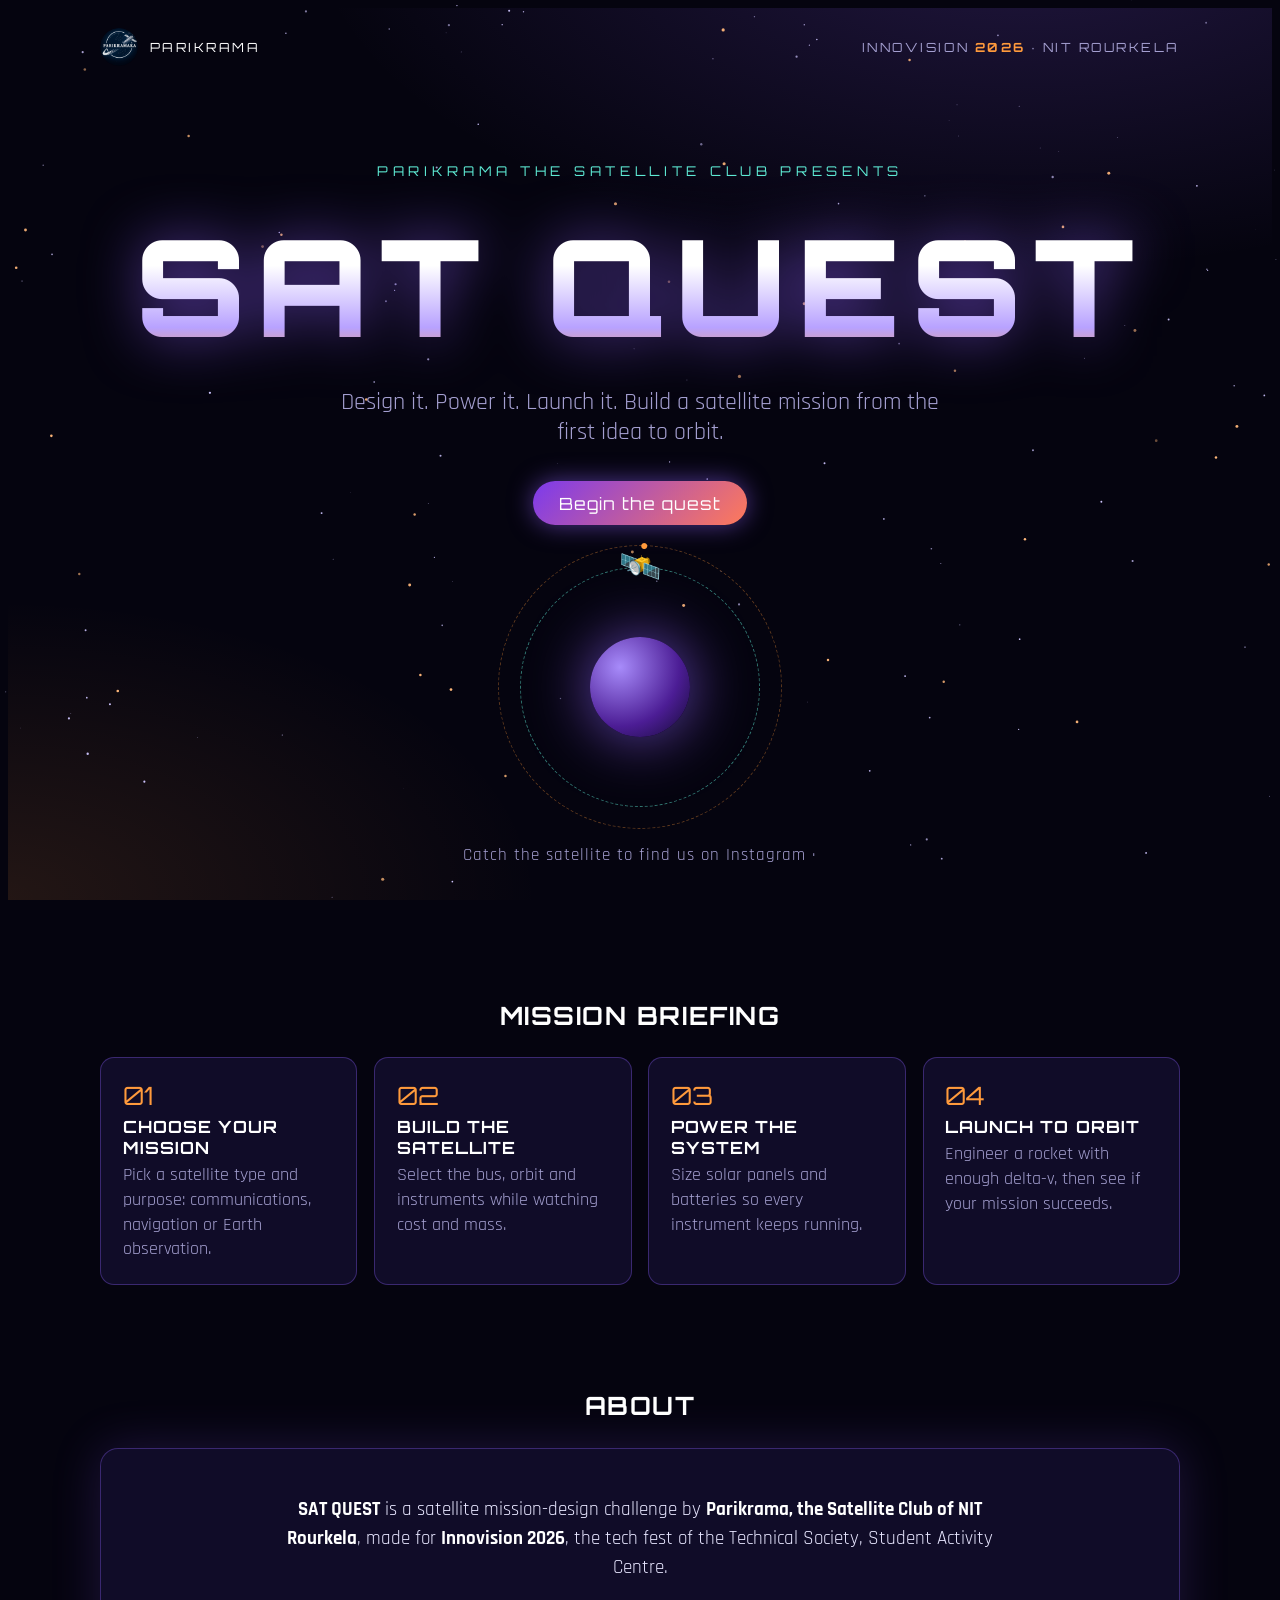
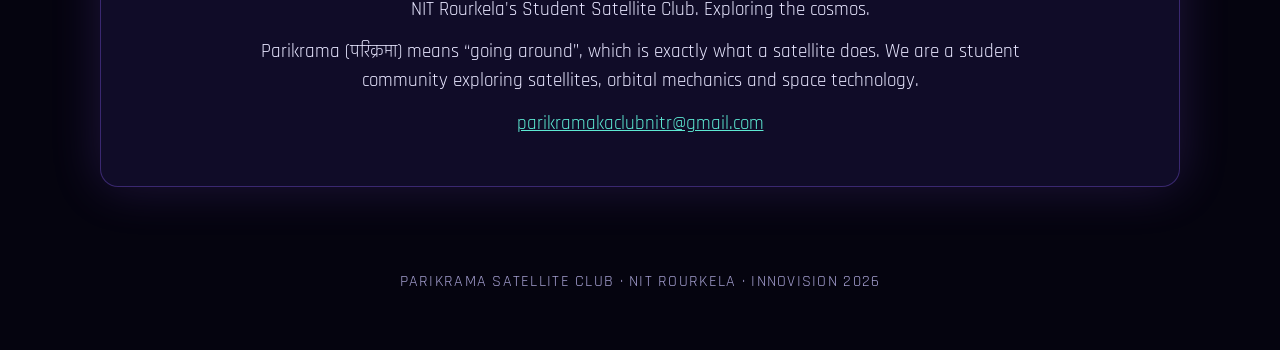
<file: index.html>
<!DOCTYPE html>
<html lang="en">
<head>
<meta charset="utf-8">
<meta name="viewport" content="width=device-width, initial-scale=1">
<link rel="icon" href="images/parikrama-logo.png"><title>SAT QUEST | Parikrama Satellite Club, NIT Rourkela</title>
<link rel="preconnect" href="https://fonts.googleapis.com">
<link rel="stylesheet" href="https://fonts.googleapis.com/css2?family=Orbitron:wght@500;700;900&family=Rajdhani:wght@400;500;600;700&display=swap">
<link rel="stylesheet" href="css/satquest.css">
<script src="js/config.js"></script>
</head>
<body class="sq-home">
<canvas id="stars"></canvas>
<div id="sqModal" class="sqmodal" hidden><div class="sqbox2">
  <div class="sq-eyebrow">MISSION CONTROL</div>
  <h2>Enter your team name</h2>
  <p id="sqRules"></p>
  <input id="sqTeam" maxlength="30" placeholder="Team name" autocomplete="off">
  <div class="sqerr" id="sqErr"></div>
  <button class="fancy" id="sqGo">Start the clock</button> <button class="sq-cancel" id="sqX">Cancel</button>
</div></div>
<div class="sq-wrap">
  <div class="sq-top"><span class="sq-brand"><img src="images/parikrama-logo.png" alt="Parikrama logo"><span>PARIKRAMA</span></span><span>INNOVISION <b>2026</b> &middot; NIT ROURKELA</span></div>

  <section class="sq-hero">
    
    <div class="sq-eyebrow">PARIKRAMA THE SATELLITE CLUB PRESENTS</div>
    <h1 class="sq-title">SAT QUEST</h1>
    <p class="sq-tag">Design it. Power it. Launch it. Build a satellite mission from the first idea to orbit.</p>
    <button class="fancy sq-cta" id="begin">Begin the quest</button>
    <div class="sq-orbit">
      <div class="ring r2"></div>
      <div class="ring" id="ring"><a class="sat" id="sat" href="https://www.instagram.com/parikramaka_nitr/" target="_blank" rel="noopener" aria-label="Parikrama on Instagram">🛰️</a></div>
      <a class="planet" id="planet" href="https://github.com/himanshupradhann" target="_blank" rel="noopener" aria-label="GitHub"></a>
    </div>
    <p class="sq-hint" id="hint">Catch the satellite to find us on Instagram &middot;</p>
    </section>

  <section class="sq-sec">
    <h2>MISSION BRIEFING</h2>
    <div class="sq-grid">
      <div class="sq-card"><div class="n">01</div><h3>CHOOSE YOUR MISSION</h3><p>Pick a satellite type and purpose: communications, navigation or Earth observation.</p></div>
      <div class="sq-card"><div class="n">02</div><h3>BUILD THE SATELLITE</h3><p>Select the bus, orbit and instruments while watching cost and mass.</p></div>
      <div class="sq-card"><div class="n">03</div><h3>POWER THE SYSTEM</h3><p>Size solar panels and batteries so every instrument keeps running.</p></div>
      <div class="sq-card"><div class="n">04</div><h3>LAUNCH TO ORBIT</h3><p>Engineer a rocket with enough delta-v, then see if your mission succeeds.</p></div>
    </div>
  </section>

  <section class="sq-sec" id="about">
    <h2>ABOUT</h2>
    <div class="sq-about">
      <p><strong>SAT QUEST</strong> is a satellite mission-design challenge by <strong>Parikrama, the Satellite Club of NIT Rourkela</strong>, made for <strong>Innovision 2026</strong>, the tech fest of the Technical Society, Student Activity Centre.</p>
      <p>NIT Rourkela's Student Satellite Club. Exploring the cosmos.</p>
      <p>Parikrama (परिक्रमा) means &ldquo;going around&rdquo;, which is exactly what a satellite does. We are a student community exploring satellites, orbital mechanics and space technology.</p>
      <p><a href="mailto:parikramakaclubnitr@gmail.com">parikramakaclubnitr@gmail.com</a></p>
    </div>
  </section>

  <div class="sq-foot">PARIKRAMA SATELLITE CLUB &middot; NIT ROURKELA &middot; INNOVISION 2026</div>
</div>
<script>
(function(){var m=document.getElementById('sqModal'),inp=document.getElementById('sqTeam'),err=document.getElementById('sqErr');
document.getElementById('sqRules').innerHTML='You have <b>'+((window.SQ&&SQ.TIME_LIMIT_MIN)||20)+' minutes</b> from the moment you press start. Score = budget saved + time left. A failed launch scores 0.';
function open(){m.hidden=false;inp.value=localStorage.getItem('sq_team')||'';inp.focus()}
document.getElementById('begin').onclick=open;document.getElementById('sqX').onclick=function(){m.hidden=true};
if(location.hash==='#start')open();
function go(){var t=inp.value.trim();if(t.length<2){err.textContent='Please enter a team name.';return}
localStorage.setItem('sq_team',t);localStorage.setItem('sq_start',Date.now());localStorage.removeItem('sq_done');location.href='advanced.html'}
document.getElementById('sqGo').onclick=go;inp.onkeydown=function(e){if(e.key==='Enter')go()}})();
(function(){var ring=document.getElementById('ring'),sat=document.getElementById('sat'),pl=document.getElementById('planet'),h=document.getElementById('hint'),d=h.innerHTML;
function on(t){return function(){ring.classList.add('paused');h.textContent=t}}function off(){ring.classList.remove('paused');h.innerHTML=d}
sat.addEventListener('mouseenter',on('Satellite locked. Follow Parikrama on Instagram'));sat.addEventListener('mouseleave',off);
sat.addEventListener('focus',on('Satellite locked. Follow Parikrama on Instagram'));sat.addEventListener('blur',off);
pl.addEventListener('mouseenter',function(){h.textContent='Open our GitHub'});pl.addEventListener('mouseleave',function(){h.innerHTML=d})})();
(function(){var c=document.getElementById('stars'),x=c.getContext('2d'),s=[];
function r(){c.width=innerWidth;c.height=innerHeight;s=[];for(var i=0;i<160;i++)s.push({x:Math.random()*c.width,y:Math.random()*c.height,r:Math.random()*1.4+.2,p:Math.random()*6})}
function d(t){x.clearRect(0,0,c.width,c.height);s.forEach(function(a){x.globalAlpha=.4+.6*Math.abs(Math.sin(t/1200+a.p));x.fillStyle=a.r>1.2?'#ffb77a':'#cfc6ff';x.beginPath();x.arc(a.x,a.y,a.r,0,7);x.fill()});requestAnimationFrame(d)}
addEventListener('resize',r);r();d(0)})();
document.addEventListener('keydown', function (event) {
    if (
        event.key === 'F12' ||
        (event.ctrlKey && event.key === 'U') ||
        (event.ctrlKey && event.shiftKey && (event.key === 'I' || event.key === 'J'))
    ) {
        event.preventDefault();
    }
});

</script>
</body>
</html>
</file>
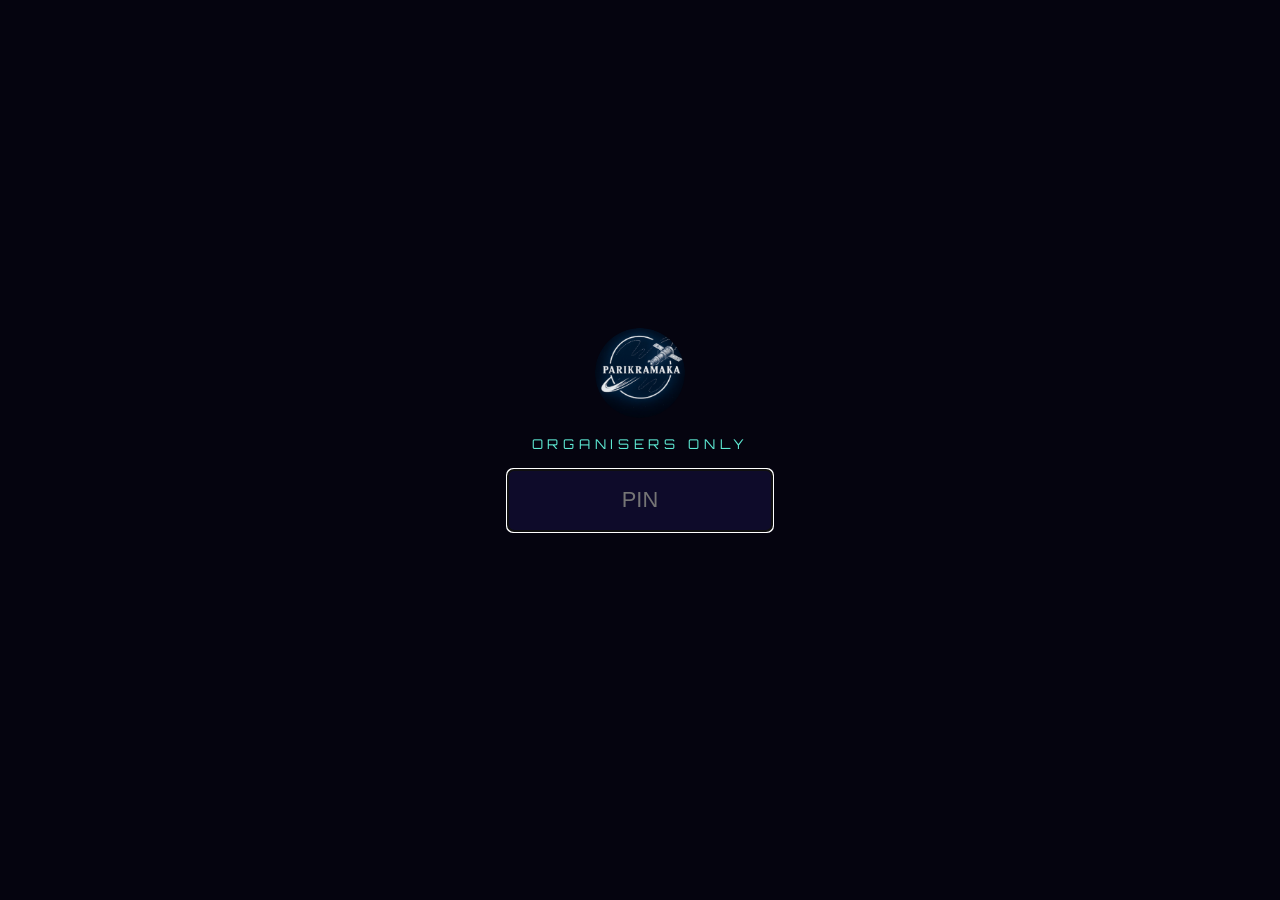
<file: projector.html>
<!DOCTYPE html>
<html lang="en"><head><meta charset="utf-8"><meta name="viewport" content="width=device-width, initial-scale=1">
<meta name="robots" content="noindex,nofollow"><title>SAT QUEST Live Board</title><link rel="icon" href="images/parikrama-logo.png">
<link rel="stylesheet" href="https://fonts.googleapis.com/css2?family=Orbitron:wght@500;700;900&family=Rajdhani:wght@400;500;600;700&display=swap">
<link rel="stylesheet" href="css/satquest.css"><script src="js/config.js"></script></head>
<body class="sq-home"><canvas id="stars"></canvas>
<div id="pjLock"><img src="images/parikrama-logo.png" width="90" style="border-radius:50%" alt=""><div class="sq-eyebrow">ORGANISERS ONLY</div><input id="pin" type="password" placeholder="PIN" autofocus><div class="sqerr" id="pinErr"></div></div>
<div class="sq-wrap pj" style="max-width:1400px">
  <div class="pj-head"><div class="pj-live">LIVE</div><h1 class="sq-title" style="font-size:clamp(2.4rem,6vw,5rem);margin:.1em 0">SAT QUEST</h1><div class="sq-eyebrow">INNOVISION 2026 &middot; PARIKRAMA SATELLITE CLUB &middot; NIT ROURKELA</div></div>
  <div class="pj-top" id="top"></div>
  <table class="pj-list"><tbody id="rest"></tbody></table>
  <div class="pj-msg" id="msg"></div>
  <div class="pj-hint">Press F for fullscreen &middot; updates every 10 seconds</div>
</div>
<script>
function fmt(t){t=Math.max(0,Number(t)||0);return String(Math.floor(t/60)).padStart(2,'0')+':'+String(t%60).padStart(2,'0')}
var timer=null;
function unlock(){document.getElementById('pjLock').style.display='none';sessionStorage.setItem('pj','1');load();timer=setInterval(load,10000)}
var PIN=String((window.SQ&&SQ.ORGANISER_PIN)||'');
if(!PIN||sessionStorage.getItem('pj')==='1')unlock();
document.getElementById('pin').onkeydown=function(e){if(e.key==='Enter'){if(this.value===PIN)unlock();else{document.getElementById('pinErr').textContent='Wrong PIN';this.value=''}}};
addEventListener('keydown',function(e){if((e.key==='f'||e.key==='F')&&e.target.tagName!=='INPUT'){document.fullscreenElement?document.exitFullscreen():document.documentElement.requestFullscreen()}});
function el(t,c,x){var e=document.createElement(t);if(c)e.className=c;if(x!==undefined)e.textContent=x;return e}
function render(rows){var top=document.getElementById('top'),rest=document.getElementById('rest'),msg=document.getElementById('msg');top.innerHTML='';rest.innerHTML='';
msg.textContent=rows.length?'':'Waiting for the first team to launch...';
rows.slice(0,3).forEach(function(r,i){var c=el('div','pj-card p'+(i+1));c.appendChild(el('div','pj-rank','#'+(i+1)));c.appendChild(el('div','pj-name',r.team));c.appendChild(el('div','pj-score',r.score));c.appendChild(el('div','pj-meta','Cost '+r.cost+' · Time left '+fmt(r.timeLeft)));top.appendChild(c)});
rows.slice(3,10).forEach(function(r,i){var tr=el('tr');tr.appendChild(el('td','',i+4));tr.appendChild(el('td','',r.team));tr.appendChild(el('td','m','Cost '+r.cost+' · '+fmt(r.timeLeft)));tr.appendChild(el('td','s',r.score));rest.appendChild(tr)})}
function load(){var msg=document.getElementById('msg');
if(!(window.SQ&&SQ.SHEET_URL)){msg.textContent='Not connected yet. Add the Google Sheet URL in js/config.js.';return}
fetch(SQ.SHEET_URL).then(function(r){return r.json()}).then(function(d){render(d.rows||[])}).catch(function(){msg.textContent='Could not load scores. Retrying...'})}
(function(){var c=document.getElementById('stars'),x=c.getContext('2d'),s=[];function r(){c.width=innerWidth;c.height=innerHeight;s=[];for(var i=0;i<140;i++)s.push({x:Math.random()*c.width,y:Math.random()*c.height,r:Math.random()*1.3+.2,p:Math.random()*6})}
addEventListener('resize',r);r();(function d(t){x.clearRect(0,0,c.width,c.height);x.fillStyle='#cfc6ff';s.forEach(function(a){x.globalAlpha=.4+.6*Math.abs(Math.sin(t/1400+a.p));x.beginPath();x.arc(a.x,a.y,a.r,0,7);x.fill()});requestAnimationFrame(d)})(0)})();
</script></body></html>
</file>
<file: css/satquest.css>
:root{--bg:#05040f;--panel:rgba(20,16,48,.78);--line:rgba(139,92,246,.35);--violet:#8b5cf6;--teal:#5eead4;--orange:#ff9a3c;--text:#e8e6ff;--muted:#a49fd0}
html,body{background:var(--bg)!important;color:var(--text)!important;font-family:'Rajdhani','Helvetica Neue',Arial,sans-serif!important;font-size:105%}
body{background:radial-gradient(1200px 600px at 80% -10%,rgba(139,92,246,.22),transparent 60%),radial-gradient(900px 500px at 0% 100%,rgba(255,154,60,.12),transparent 60%),var(--bg)!important;background-attachment:fixed!important}
h1,h2,h3,h4,#bar h1,button.fancy,nav a{font-family:'Orbitron','Rajdhani',sans-serif!important;letter-spacing:.06em}
h1,h2,h3,h4,strong,label{color:#fff!important}
a{color:var(--teal)}
header,#bar,.dropdown{background:rgba(5,4,15,.88)!important;background-image:none!important;border-bottom:1px solid var(--line);backdrop-filter:blur(8px)}
.sq-logo{font-family:'Orbitron',sans-serif;font-weight:900;color:#fff;letter-spacing:.18em;font-size:1.05em;text-decoration:none}
.sq-logo b{color:var(--orange);margin-left:.35em;font-weight:900}
#bar a{text-decoration:none}
nav{background:rgba(10,8,30,.85)!important;border-bottom:1px solid var(--line)}
nav a{color:var(--text)!important}nav a:hover{color:var(--teal)!important}
.view,.padded,.container,.fullpage{color:var(--text)}
.fullpage .container,#messages>*,#summary>*{background:var(--panel)!important;border:1px solid var(--line);border-radius:14px;box-shadow:0 0 40px rgba(139,92,246,.2)}
.list>*,.item,.option,.listitem,.card{background:var(--panel)!important;border:1px solid var(--line)!important;color:var(--text)!important;border-radius:10px}
.list>*:hover,.item:hover,.option:hover{border-color:var(--teal)!important;box-shadow:0 0 18px rgba(94,234,212,.35)}
.selected,.active,.chosen{border-color:var(--orange)!important;box-shadow:0 0 22px rgba(255,154,60,.45)!important}
.blueprint,.isogrid{background-color:#0a0820!important;border:1px solid var(--line);border-radius:12px}
button.fancy,button.btn,.btn{background:linear-gradient(135deg,#7c3aed,#ff7a59)!important;color:#fff!important;border:0!important;border-radius:999px;padding:.7em 1.6em;text-shadow:none;box-shadow:0 0 24px rgba(139,92,246,.55);cursor:pointer}
button.fancy:hover{filter:brightness(1.15);box-shadow:0 0 34px rgba(255,154,60,.6)}
button.fancy:disabled{background:#2a2750!important;box-shadow:none;color:#777!important}
select,input{background:#0e0b2a;color:var(--text);border:1px solid var(--line);border-radius:6px}
.coin-icon,.weight-icon,.power-icon{filter:hue-rotate(40deg)}
#progressbar{background:#120f30!important}.progress-inner{background:linear-gradient(90deg,var(--violet),var(--teal),var(--orange))!important}
#overlay{background:#05040f!important;color:var(--teal);font-family:'Orbitron',sans-serif;letter-spacing:.2em}
/* landing page */
body.sq-home{overflow-x:hidden}
#stars{position:fixed;inset:0;z-index:0;width:100%;height:100%}
.sq-wrap{position:relative;z-index:1;max-width:1080px;margin:0 auto;padding:0 1.4rem}
.sq-top{display:flex;justify-content:space-between;align-items:center;padding:1.2rem 0;font-family:'Orbitron',sans-serif;font-size:.75rem;letter-spacing:.2em;color:var(--muted)}
.sq-top b{color:var(--orange)}
.sq-hero{text-align:center;padding:4.5rem 0 3rem}
.sq-eyebrow{font-family:'Orbitron',sans-serif;letter-spacing:.35em;font-size:.8rem;color:var(--teal)}
.sq-title{font-family:'Orbitron',sans-serif;font-weight:900;font-size:clamp(3rem,12vw,8rem);line-height:1;margin:.3em 0 .1em;letter-spacing:.08em;background:linear-gradient(180deg,#fff 30%,#b8a2ff 70%,var(--orange));-webkit-background-clip:text;background-clip:text;color:transparent!important;filter:drop-shadow(0 0 28px rgba(139,92,246,.6))}
.sq-tag{font-size:1.4rem;color:var(--muted);max-width:640px;margin:0 auto 2rem}
.sq-orbit{position:relative;width:200px;height:200px;margin:2.5rem auto 0}
.sq-orbit .planet{position:absolute;inset:55px;display:block;cursor:pointer;transition:.3s;border-radius:50%;background:radial-gradient(circle at 30% 30%,#a78bfa,#4c1d95 60%,#120a30);box-shadow:0 0 60px rgba(139,92,246,.7)}
.sq-orbit .ring{position:absolute;inset:0;border:1px dashed rgba(94,234,212,.5);border-radius:50%;animation:spin 9s linear infinite;pointer-events:none;z-index:2}
.sq-orbit .sat{position:absolute;top:-20px;left:50%;margin-left:-20px;width:40px;height:40px;display:flex;align-items:center;justify-content:center;font-size:28px;text-decoration:none;pointer-events:auto;cursor:pointer;animation:spin 9s linear infinite reverse;border-radius:50%;transition:box-shadow .2s}
.sq-orbit .sat:hover,.sq-orbit .sat:focus{box-shadow:0 0 22px 6px rgba(255,154,60,.7);background:rgba(255,154,60,.15);outline:none}
.sq-orbit .ring.paused,.sq-orbit .ring.paused .sat{animation-play-state:paused}
.sq-orbit .planet:hover{box-shadow:0 0 90px rgba(94,234,212,.8);transform:scale(1.06)}
.sq-hint{text-align:center;color:var(--muted);font-size:1rem;letter-spacing:.06em;margin-top:2.2rem;min-height:1.5em}
.sq-brand{display:flex;align-items:center;gap:.7rem;color:#fff}.sq-brand img{width:38px;height:38px;border-radius:50%}
.sq-herologo{width:130px;height:130px;border-radius:50%;box-shadow:0 0 40px rgba(139,92,246,.6);margin-bottom:1.2rem}
.sq-club{width:30px;height:30px;border-radius:50%;vertical-align:middle;margin-right:.6rem}
.requirements{display:none!important}
.sq-orbit .ring.r2{inset:-22px;border-color:rgba(255,154,60,.35);animation-duration:16s;animation-direction:reverse}
.sq-orbit .ring.r2:before{content:"●";position:absolute;left:50%;color:var(--orange);font-size:14px;top:-9px}
@keyframes spin{to{transform:rotate(360deg)}}
.sq-sec{padding:2.5rem 0}
.sq-sec h2{font-size:1.5rem;text-align:center;margin-bottom:1.6rem}
.sq-grid{display:grid;grid-template-columns:repeat(auto-fit,minmax(220px,1fr));gap:1rem}
.sq-card{background:var(--panel);border:1px solid var(--line);border-radius:14px;padding:1.3rem;transition:.25s}
.sq-card:hover{transform:translateY(-4px);border-color:var(--teal);box-shadow:0 0 28px rgba(94,234,212,.3)}
.sq-card .n{font-family:'Orbitron',sans-serif;color:var(--orange);font-size:1.5rem}
.sq-card h3{margin:.3em 0;font-size:1rem}
.sq-card p{color:var(--muted);margin:0;line-height:1.4}
.sq-about{background:var(--panel);border:1px solid var(--line);border-radius:18px;padding:2rem;box-shadow:0 0 50px rgba(139,92,246,.2);text-align:center}
.sq-about p{max-width:760px;margin:.8rem auto;color:var(--text);font-size:1.15rem;line-height:1.5}
.sq-foot{text-align:center;color:var(--muted);padding:2.5rem 0 3rem;font-size:.95rem;letter-spacing:.08em}
.sq-cta{display:inline-block;text-decoration:none;font-size:1rem}

/* ===== builder pages: full dark theme ===== */
section.view,section.view.slide,#main{background:transparent!important}
section.view .padded,.padder,.holder-inner,.list-right,.slider-container,li.stage,.paddedsmall{background:var(--panel)!important;color:var(--text)!important;border-color:var(--line)!important}
section.view .padded{backdrop-filter:blur(4px)}
section.view p,section.view li,section.view span,section.view div{color:var(--text)}
section.view h1,section.view h2,section.view h3{color:#fff!important}
/* type & mission cards: replace red/green/blue/purple blocks with a unified neon palette */
.holder .image{background:linear-gradient(135deg,#2a1466,#5b21b6 60%,#7c3aed)!important;border-radius:14px 14px 0 0;border:1px solid var(--line);border-bottom:0}
.holder .image:has(+ .padded){box-shadow:inset 0 -30px 40px rgba(5,4,15,.5)}
.holder .padded,.holder-inner{border:1px solid var(--line);border-top:0!important;border-radius:0 0 14px 14px}
.holder:hover .image{background:linear-gradient(135deg,#0f766e,#5eead4 120%)!important}
.holder:hover{filter:drop-shadow(0 0 18px rgba(94,234,212,.35))}
.holder .image img,img.icon,.icon{filter:drop-shadow(0 0 6px rgba(94,234,212,.7))}
.holder.COMMS .image,.holder.comms .image{background:linear-gradient(135deg,#3b1a7a,#8b5cf6)!important}
.holder.EO .image,.holder.eo .image{background:linear-gradient(135deg,#064e4a,#14b8a6)!important}
.holder.NAV .image,.holder.nav .image{background:linear-gradient(135deg,#7c2d12,#ff9a3c)!important}
/* section headers/nav tabs */
nav li,nav li.padded{background:transparent!important}
nav a{background:transparent!important}
nav li.next a:after,nav li.prev a:before{color:var(--orange)!important}
nav li.current a,nav a.current,nav .selected a{color:var(--orange)!important;border-bottom:2px solid var(--orange)}
/* lists */
.list-right,.list .item,li.stage{border:1px solid var(--line)!important;border-radius:10px;margin:.35em 0}
.list-right:hover,li.stage:hover{border-color:var(--teal)!important;box-shadow:0 0 16px rgba(94,234,212,.35)}
li.stage.selected,.list-right.selected{border-color:var(--orange)!important;background:rgba(255,154,60,.12)!important;box-shadow:0 0 20px rgba(255,154,60,.4)}
/* meters & sliders */
.meter{background:#16123a!important;border:1px solid var(--line)}
.meter>div,.meter .bar,.meter-inner{background:linear-gradient(90deg,var(--violet),var(--teal))!important}
input[type=range]{accent-color:var(--orange)}
/* blueprint grids: neon grid */
.blueprint,.isogrid{background-image:linear-gradient(rgba(139,92,246,.18) 1px,transparent 1px),linear-gradient(90deg,rgba(139,92,246,.18) 1px,transparent 1px)!important;background-size:28px 28px!important;background-color:#070518!important}
/* top bar stats */
.togglecost,.togglemass,.togglepower,.togglebtn{color:var(--text)!important;background:transparent!important}
.togglecost:hover,.togglemass:hover,.togglepower:hover{color:var(--teal)!important}
.dropdown li button,menu button{color:var(--text)!important;background:transparent!important}
.dropdown li:hover{background:rgba(139,92,246,.25)!important}
/* launch screen */
section#launch{background:radial-gradient(800px 400px at 50% 0,rgba(139,92,246,.25),transparent 70%),#05040f!important}
#fixme{color:var(--orange)!important;border:1px solid var(--orange);border-radius:8px}
table{color:var(--text)}th,td{border-color:var(--line)!important}
a.close{color:var(--orange)!important}
::-webkit-scrollbar{width:10px}::-webkit-scrollbar-thumb{background:#3b2a8a;border-radius:6px}::-webkit-scrollbar-track{background:#0b0a1a}

/* satellite / rocket blocks: grey -> violet-teal */
.rocket-holder .stage{filter:sepia(1) hue-rotate(215deg) saturate(2.6) brightness(.95)}

nav h2,section.view nav h2,.row-top h2{opacity:1!important;color:#fff!important;text-shadow:0 0 14px rgba(139,92,246,.8)}
.row-top p,.row-top .intro{color:var(--muted)!important;position:relative}

/* fixes: heading dimmed by nav overlay, coloured list bars */
nav{background:transparent!important;pointer-events:none}
nav a,nav li{pointer-events:auto}
.row-top h2,section.view h2{position:relative;z-index:3}
.list li .list-left,.list .list-left,.list-left{background:linear-gradient(180deg,#4c1d95,#8b5cf6)!important;border-color:transparent!important}
.list li:hover .list-left{background:linear-gradient(180deg,#0f766e,#5eead4)!important}
.list li.selected .list-left{background:linear-gradient(180deg,#c2410c,#ff9a3c)!important}
.list li{background:var(--panel)!important;border:1px solid var(--line)!important;border-radius:10px;overflow:hidden}
.list li.selected{border-color:var(--orange)!important;box-shadow:0 0 20px rgba(255,154,60,.4)}
.list li .list-right{background:transparent!important;border:0!important;box-shadow:none!important}
.stage{border-radius:10px}
.list-bar,.list li .list-bar,[class*="bg-"].list-bar{background:linear-gradient(180deg,#4c1d95,#8b5cf6)!important}
.list li.selected .list-bar{background:linear-gradient(180deg,#c2410c,#ff9a3c)!important}
.list li:hover .list-bar{background:linear-gradient(180deg,#0f766e,#5eead4)!important}
.power-icon,.baritem .power-icon{filter:hue-rotate(20deg) saturate(.8)}

/* rocket builder */
.rocket-builder,.slider,.slider-container,.slider ul,.slider-container .slider{background:rgba(10,8,32,.6)!important}
.slider button.prev,.slider button.next{background:transparent!important;color:var(--orange)!important}
li.stage .stage-holder{background:transparent!important}
li.stage .part,.stage .part{background:linear-gradient(90deg,rgba(139,92,246,.55),rgba(94,234,212,.35))!important}
li.stage{border:1px solid var(--orange)!important}
.sq-logo:focus,#bar a:focus{outline:none}
.sq-title{padding-bottom:.15em}
.sq-orbit{width:240px;height:240px}
.sq-orbit .planet{inset:70px}
.sq-orbit .sat{font-size:34px;width:48px;height:48px;margin-left:-24px;top:-24px}

/* nav buttons must stay clickable */
.row-top h2,section.view h2,.row-top p,section.view .row-top p{pointer-events:none}
nav{pointer-events:none;z-index:10}
nav ol,nav li,nav a,nav a *{pointer-events:auto;cursor:pointer}
nav a{position:relative;z-index:11}

/* keep title + Back / Next buttons pinned while scrolling */
nav{position:absolute!important;top:0;left:0;right:0;height:3em;z-index:50}
section.view .row-top{position:sticky!important;top:58px;z-index:60;background:rgba(5,4,15,.94);border-bottom:1px solid var(--line);backdrop-filter:blur(6px)}
nav li a{background:rgba(10,8,30,.92)!important;border:1px solid var(--line);border-radius:999px;padding:0 1.1em!important;display:inline-flex;align-items:center;height:2.2em;margin:.35em .9em;box-shadow:0 0 18px rgba(139,92,246,.35)}
nav li a:hover{border-color:var(--orange)}
nav a.disabled{opacity:.35;pointer-events:none!important;box-shadow:none}
section.view .row-top{top:56px}
section.view .row-top p{font-size:.88em;line-height:1.3;margin:.2em 1em .5em}

/* timer + result screen */
#sqTimer{position:absolute;left:50%;top:6px;transform:translateX(-50%);text-align:center;font-family:'Orbitron',sans-serif;color:#fff;line-height:1.1;pointer-events:none;z-index:5}
#sqTimer .tm{font-size:1.35rem;font-weight:700;letter-spacing:.12em;text-shadow:0 0 12px rgba(94,234,212,.8)}
#sqTimer small{display:block;font-size:.6rem;letter-spacing:.2em;color:var(--muted);text-transform:uppercase}
#sqTimer.warn .tm{color:var(--orange);text-shadow:0 0 14px rgba(255,154,60,.9)}
#sqTimer.danger .tm{color:#ff4d6d;text-shadow:0 0 16px rgba(255,77,109,.9);animation:blink 1s steps(2) infinite}
@keyframes blink{50%{opacity:.45}}
#sqResult{position:fixed;inset:0;z-index:9999;display:flex;align-items:center;justify-content:center;background:rgba(5,4,15,.92);backdrop-filter:blur(6px);overflow:auto;padding:1rem}
#sqResult .sqbox{background:var(--panel);border:1px solid var(--line);border-radius:18px;padding:2rem 2.4rem;max-width:520px;width:100%;text-align:center;box-shadow:0 0 60px rgba(139,92,246,.45)}
.sqk{font-family:'Orbitron',sans-serif;letter-spacing:.3em;color:var(--teal);font-size:.8rem}
#sqResult h2{margin:.4em 0 .2em}
.sqscore{font-family:'Orbitron',sans-serif;font-size:4.5rem;font-weight:900;background:linear-gradient(180deg,#fff,var(--orange));-webkit-background-clip:text;background-clip:text;color:transparent}
.sqscore small{font-size:1.2rem;color:var(--muted);-webkit-text-fill-color:var(--muted)}
#sqResult table{width:100%;margin:.5rem 0;border-collapse:collapse}#sqResult td{padding:.4em;border-bottom:1px solid var(--line);text-align:left}#sqResult td:last-child{text-align:right;color:var(--orange);font-weight:700}
#sqResult ul{text-align:left;color:var(--muted)}
.sqmuted{color:var(--muted)}
.sqbtns{display:flex;gap:.8rem;justify-content:center;flex-wrap:wrap;margin-top:1rem}
.sqbtn{display:inline-block;text-decoration:none;cursor:pointer;border:0;color:#fff;font-family:'Orbitron',sans-serif;font-size:.85rem;padding:.8em 1.6em;border-radius:999px;background:linear-gradient(135deg,#7c3aed,#ff7a59);box-shadow:0 0 24px rgba(139,92,246,.55)}
.sqbtn.alt{background:transparent;border:1px solid var(--line);box-shadow:none}

/* team modal + leaderboard */
.sqmodal{position:fixed;inset:0;z-index:100;background:rgba(5,4,15,.85);backdrop-filter:blur(6px);display:flex;align-items:center;justify-content:center;padding:1rem}
.sqmodal[hidden]{display:none}
.sqbox2{background:var(--panel);border:1px solid var(--line);border-radius:18px;padding:2rem;max-width:440px;width:100%;text-align:center;box-shadow:0 0 60px rgba(139,92,246,.5)}
.sqbox2 input{width:100%;box-sizing:border-box;margin:.6rem 0;padding:.8em 1em;font:inherit;font-size:1.1rem;text-align:center}
.sqerr{color:#ff7a8a;min-height:1.3em}
.sq-cancel{background:none;border:0;color:var(--muted);cursor:pointer;font:inherit;margin-left:.6rem}
.sq-lb{margin-left:1rem;color:var(--teal);letter-spacing:.15em;font-family:'Orbitron',sans-serif;font-size:.8rem}
.lb{max-width:860px;margin:0 auto;padding:1rem}
.lb h1{text-align:center;font-size:clamp(2rem,6vw,3.4rem);margin:.4em 0}
.lb table{width:100%;border-collapse:collapse;font-size:1.25rem}
.lb th{font-family:'Orbitron',sans-serif;font-size:.7rem;letter-spacing:.2em;color:var(--muted);text-align:left;padding:.6em}
.lb td{padding:.75em .6em;border-bottom:1px solid var(--line)}
.lb tr:nth-child(2) td{color:var(--orange);font-weight:700}
.lb td.r{font-family:'Orbitron',sans-serif;color:var(--teal)}
.lb .msg{text-align:center;color:var(--muted);padding:2rem}

/* projector board */
.pj{max-width:1400px;margin:0 auto;padding:1rem 2rem}
.pj-head{text-align:center}
.pj-head h1{font-size:clamp(2.4rem,6vw,5rem);margin:.2em 0 0;letter-spacing:.14em}
.pj-live{color:var(--teal);font-family:'Orbitron',sans-serif;letter-spacing:.3em;font-size:.8rem}
.pj-live:before{content:"";display:inline-block;width:9px;height:9px;border-radius:50%;background:var(--teal);margin-right:.6em;animation:blink 1.4s infinite}
.pj-top{display:grid;grid-template-columns:repeat(3,1fr);gap:1.4rem;margin:2rem 0 1.6rem;align-items:end}
.pj-card{background:var(--panel);border:1px solid var(--line);border-radius:18px;text-align:center;padding:1.4rem .8rem;box-shadow:0 0 40px rgba(139,92,246,.25)}
.pj-card.p1{order:2;padding:2.4rem .8rem;border-color:var(--orange);box-shadow:0 0 60px rgba(255,154,60,.4)}
.pj-card.p2{order:1}.pj-card.p3{order:3}
.pj-rank{font-family:'Orbitron',sans-serif;color:var(--orange);font-size:1rem;letter-spacing:.3em}
.pj-name{font-size:clamp(1.4rem,2.6vw,2.4rem);font-weight:700;color:#fff;margin:.3em 0;word-break:break-word}
.pj-score{font-family:'Orbitron',sans-serif;font-size:clamp(2.4rem,5vw,4.6rem);font-weight:900;background:linear-gradient(180deg,#fff,var(--orange));-webkit-background-clip:text;background-clip:text;color:transparent}
.pj-meta{color:var(--muted);font-size:1.05rem}
.pj-list{width:100%;border-collapse:collapse;font-size:clamp(1.1rem,2vw,1.7rem)}
.pj-list td{padding:.55em .8em;border-bottom:1px solid var(--line)}
.pj-list td:first-child{font-family:'Orbitron',sans-serif;color:var(--muted);width:3em}
.pj-list td.s{text-align:right;font-family:'Orbitron',sans-serif;color:var(--teal);font-weight:700}
.pj-list td.m{text-align:right;color:var(--muted)}
.pj-msg{text-align:center;color:var(--muted);font-size:1.4rem;padding:2rem}
.pj-hint{text-align:center;color:var(--muted);font-size:.85rem;opacity:.6;margin-top:1rem}
#pjLock{position:fixed;inset:0;z-index:200;background:#05040f;display:flex;align-items:center;justify-content:center;flex-direction:column;gap:1rem}
#pjLock input{padding:.8em 1em;font-size:1.3rem;text-align:center;width:220px}

/* satellite palette: silver-blue body, gold foil empty bays, violet/teal solar panels */
.satellite-holder .satellite .slot .face.front,.satellite-holder .satellite .slot .face.back{background:linear-gradient(135deg,#eef1ff,#c7d0f5)!important}
.satellite-holder .satellite .slot .face.left,.satellite-holder .satellite .slot .face.right{background:linear-gradient(180deg,#9aa6dc,#6f7bc0)!important}
.satellite-holder .satellite .slot .face.top{background:linear-gradient(135deg,#ffffff,#dfe5ff)!important}
.satellite-holder .satellite .slot.slot-empty .face.front,.satellite-holder .satellite .slot.slot-empty .face.back{background:linear-gradient(135deg,#ffd58a,#ff9a3c)!important}
.satellite-holder .satellite .slot.slot-empty .face.left,.satellite-holder .satellite .slot.slot-empty .face.right{background:linear-gradient(180deg,#e8821f,#b45309)!important}
.satellite-holder .satellite .slot.slot-empty .face.top{background:linear-gradient(135deg,#ffe3ad,#ffc26b)!important}
.satellite-holder .satellite{filter:drop-shadow(0 0 22px rgba(94,234,212,.35))}
.list li:hover .list-bar{background:linear-gradient(180deg,#4c1d95,#8b5cf6)!important}
.list li:hover{border-color:var(--teal)!important}
section.view .row-top h2{margin:0!important;line-height:3em;height:3em;overflow:hidden}
.list li .list-left img,.list li .list-bar+img{border-radius:6px}

/* ===== dark-theme fixes: instrument icons, satellite faces, isometric grid ===== */
/* filled satellite slots: deep indigo instead of near-white silver */
.satellite-holder .satellite .slot:not(.slot-empty) .face.front,.satellite-holder .satellite .slot:not(.slot-empty) .face.back{background:#1f1c55!important}
.satellite-holder .satellite .slot:not(.slot-empty) .face.left,.satellite-holder .satellite .slot:not(.slot-empty) .face.right{background:linear-gradient(180deg,#1f1957,#120e3a)!important}
.satellite-holder .satellite .slot:not(.slot-empty) .face.top{background:linear-gradient(135deg,#4637a8,#2f2680)!important}
.satellite-holder .satellite .slot:not(.slot-empty) .face{border-color:rgba(94,234,212,.35)}
/* instrument icons: the original bitmaps are black-on-white, so use light-on-dark copies (images/png/dark) */
.texture.atomic-clock .face.front,.satellite-holder .satellite .slot.texture.atomic-clock .face.front{background:url("../images/png/dark/icon-clock.png") center/74% 74% no-repeat,#1f1c55!important;border:1px solid rgba(94,234,212,.55)!important}
.satellite-holder .satellite .slot.texture.atomic-clock.slot2x4.down .face.front,.satellite-holder .satellite .slot.texture.atomic-clock.slot2x4.up .face.front{background:#1f1c55!important}
.texture.atomic-clock .face.front:before{background:url("../images/png/dark/icon-clock.png") 0 0/100% 100% no-repeat!important}
.texture.atomic-clock-small .face.front,.satellite-holder .satellite .slot.texture.atomic-clock-small .face.front{background:url("../images/png/dark/icon-clock-mini.png") center/74% 74% no-repeat,#1f1c55!important;border:1px solid rgba(94,234,212,.55)!important}
.satellite-holder .satellite .slot.texture.atomic-clock-small.slot2x4.down .face.front,.satellite-holder .satellite .slot.texture.atomic-clock-small.slot2x4.up .face.front{background:#1f1c55!important}
.texture.atomic-clock-small .face.front:before{background:url("../images/png/dark/icon-clock-mini.png") 0 0/100% 100% no-repeat!important}
.texture.camera-fir .face.front,.satellite-holder .satellite .slot.texture.camera-fir .face.front{background:url("../images/png/dark/camera-thermal.png") center/74% 74% no-repeat,#1f1c55!important;border:1px solid rgba(94,234,212,.55)!important}
.satellite-holder .satellite .slot.texture.camera-fir.slot2x4.down .face.front,.satellite-holder .satellite .slot.texture.camera-fir.slot2x4.up .face.front{background:#1f1c55!important}
.texture.camera-fir .face.front:before{background:url("../images/png/dark/camera-thermal.png") 0 0/100% 100% no-repeat!important}
.texture.camera-nir .face.front,.satellite-holder .satellite .slot.texture.camera-nir .face.front{background:url("../images/png/dark/camera-veg.png") center/74% 74% no-repeat,#1f1c55!important;border:1px solid rgba(94,234,212,.55)!important}
.satellite-holder .satellite .slot.texture.camera-nir.slot2x4.down .face.front,.satellite-holder .satellite .slot.texture.camera-nir.slot2x4.up .face.front{background:#1f1c55!important}
.texture.camera-nir .face.front:before{background:url("../images/png/dark/camera-veg.png") 0 0/100% 100% no-repeat!important}
.texture.camera-opt .face.front,.satellite-holder .satellite .slot.texture.camera-opt .face.front{background:url("../images/png/dark/camera-opt.png") center/74% 74% no-repeat,#1f1c55!important;border:1px solid rgba(94,234,212,.55)!important}
.satellite-holder .satellite .slot.texture.camera-opt.slot2x4.down .face.front,.satellite-holder .satellite .slot.texture.camera-opt.slot2x4.up .face.front{background:#1f1c55!important}
.texture.camera-opt .face.front:before{background:url("../images/png/dark/camera-opt.png") 0 0/100% 100% no-repeat!important}
.texture.camera-opt-hires .face.front,.satellite-holder .satellite .slot.texture.camera-opt-hires .face.front{background:url("../images/png/dark/camera-opt-hires.png") center/74% 74% no-repeat,#1f1c55!important;border:1px solid rgba(94,234,212,.55)!important}
.satellite-holder .satellite .slot.texture.camera-opt-hires.slot2x4.down .face.front,.satellite-holder .satellite .slot.texture.camera-opt-hires.slot2x4.up .face.front{background:#1f1c55!important}
.texture.camera-opt-hires .face.front:before{background:url("../images/png/dark/camera-opt-hires.png") 0 0/100% 100% no-repeat!important}
.texture.spect-opt .face.front,.satellite-holder .satellite .slot.texture.spect-opt .face.front{background:url("../images/png/dark/spectro-opt.png") center/74% 74% no-repeat,#1f1c55!important;border:1px solid rgba(94,234,212,.55)!important}
.satellite-holder .satellite .slot.texture.spect-opt.slot2x4.down .face.front,.satellite-holder .satellite .slot.texture.spect-opt.slot2x4.up .face.front{background:#1f1c55!important}
.texture.spect-opt .face.front:before{background:url("../images/png/dark/spectro-opt.png") 0 0/100% 100% no-repeat!important}
.texture.spect-nir .face.front,.satellite-holder .satellite .slot.texture.spect-nir .face.front{background:url("../images/png/dark/spectro-veg.png") center/74% 74% no-repeat,#1f1c55!important;border:1px solid rgba(94,234,212,.55)!important}
.satellite-holder .satellite .slot.texture.spect-nir.slot2x4.down .face.front,.satellite-holder .satellite .slot.texture.spect-nir.slot2x4.up .face.front{background:#1f1c55!important}
.texture.spect-nir .face.front:before{background:url("../images/png/dark/spectro-veg.png") 0 0/100% 100% no-repeat!important}
.texture.spect-fir .face.front,.satellite-holder .satellite .slot.texture.spect-fir .face.front{background:url("../images/png/dark/spectro-thermal.png") center/74% 74% no-repeat,#1f1c55!important;border:1px solid rgba(94,234,212,.55)!important}
.satellite-holder .satellite .slot.texture.spect-fir.slot2x4.down .face.front,.satellite-holder .satellite .slot.texture.spect-fir.slot2x4.up .face.front{background:#1f1c55!important}
.texture.spect-fir .face.front:before{background:url("../images/png/dark/spectro-thermal.png") 0 0/100% 100% no-repeat!important}
.texture.gps-rx .face.front,.satellite-holder .satellite .slot.texture.gps-rx .face.front{background:url("../images/png/dark/icon-gps.png") center/74% 74% no-repeat,#1f1c55!important;border:1px solid rgba(94,234,212,.55)!important}
.satellite-holder .satellite .slot.texture.gps-rx.slot2x4.down .face.front,.satellite-holder .satellite .slot.texture.gps-rx.slot2x4.up .face.front{background:#1f1c55!important}
.texture.gps-rx .face.front:before{background:url("../images/png/dark/icon-gps.png") 0 0/100% 100% no-repeat!important}
.texture.radar-alt .face.front,.satellite-holder .satellite .slot.texture.radar-alt .face.front{background:url("../images/png/dark/icon-altimeter.png") center/74% 74% no-repeat,#1f1c55!important;border:1px solid rgba(94,234,212,.55)!important}
.satellite-holder .satellite .slot.texture.radar-alt.slot2x4.down .face.front,.satellite-holder .satellite .slot.texture.radar-alt.slot2x4.up .face.front{background:#1f1c55!important}
.texture.radar-alt .face.front:before{background:url("../images/png/dark/icon-altimeter.png") 0 0/100% 100% no-repeat!important}
.texture.internet-en .face.front,.satellite-holder .satellite .slot.texture.internet-en .face.front{background:url("../images/png/dark/icon-wifi.png") center/74% 74% no-repeat,#1f1c55!important;border:1px solid rgba(94,234,212,.55)!important}
.satellite-holder .satellite .slot.texture.internet-en.slot2x4.down .face.front,.satellite-holder .satellite .slot.texture.internet-en.slot2x4.up .face.front{background:#1f1c55!important}
.texture.internet-en .face.front:before{background:url("../images/png/dark/icon-wifi.png") 0 0/100% 100% no-repeat!important}
.texture.tv-en .face.front,.satellite-holder .satellite .slot.texture.tv-en .face.front{background:url("../images/png/dark/tv.png") center/74% 74% no-repeat,#1f1c55!important;border:1px solid rgba(94,234,212,.55)!important}
.satellite-holder .satellite .slot.texture.tv-en.slot2x4.down .face.front,.satellite-holder .satellite .slot.texture.tv-en.slot2x4.up .face.front{background:#1f1c55!important}
.texture.tv-en .face.front:before{background:url("../images/png/dark/tv.png") 0 0/100% 100% no-repeat!important}
.texture.phone-en .face.front,.satellite-holder .satellite .slot.texture.phone-en .face.front{background:url("../images/png/dark/phone.png") center/74% 74% no-repeat,#1f1c55!important;border:1px solid rgba(94,234,212,.55)!important}
.satellite-holder .satellite .slot.texture.phone-en.slot2x4.down .face.front,.satellite-holder .satellite .slot.texture.phone-en.slot2x4.up .face.front{background:#1f1c55!important}
.texture.phone-en .face.front:before{background:url("../images/png/dark/phone.png") 0 0/100% 100% no-repeat!important}
.texture.phone-en-mini .face.front,.satellite-holder .satellite .slot.texture.phone-en-mini .face.front{background:url("../images/png/dark/phone.png") center/74% 74% no-repeat,#1f1c55!important;border:1px solid rgba(94,234,212,.55)!important}
.satellite-holder .satellite .slot.texture.phone-en-mini.slot2x4.down .face.front,.satellite-holder .satellite .slot.texture.phone-en-mini.slot2x4.up .face.front{background:#1f1c55!important}
.texture.phone-en-mini .face.front:before{background:url("../images/png/dark/phone.png") 0 0/100% 100% no-repeat!important}
.texture.battery-large .face.front,.satellite-holder .satellite .slot.texture.battery-large .face.front{background:url("../images/png/dark/icon-battery-large.png") center/74% 74% no-repeat,#1f1c55!important;border:1px solid rgba(94,234,212,.55)!important}
.satellite-holder .satellite .slot.texture.battery-large.slot2x4.down .face.front,.satellite-holder .satellite .slot.texture.battery-large.slot2x4.up .face.front{background:#1f1c55!important}
.texture.battery-large .face.front:before{background:url("../images/png/dark/icon-battery-large.png") 0 0/100% 100% no-repeat!important}
.texture.battery-medium .face.front,.satellite-holder .satellite .slot.texture.battery-medium .face.front{background:url("../images/png/dark/icon-battery.png") center/74% 74% no-repeat,#1f1c55!important;border:1px solid rgba(94,234,212,.55)!important}
.satellite-holder .satellite .slot.texture.battery-medium.slot2x4.down .face.front,.satellite-holder .satellite .slot.texture.battery-medium.slot2x4.up .face.front{background:#1f1c55!important}
.texture.battery-medium .face.front:before{background:url("../images/png/dark/icon-battery.png") 0 0/100% 100% no-repeat!important}
.texture.battery-small .face.front,.satellite-holder .satellite .slot.texture.battery-small .face.front{background:url("../images/png/dark/icon-battery.png") center/74% 74% no-repeat,#1f1c55!important;border:1px solid rgba(94,234,212,.55)!important}
.satellite-holder .satellite .slot.texture.battery-small.slot2x4.down .face.front,.satellite-holder .satellite .slot.texture.battery-small.slot2x4.up .face.front{background:#1f1c55!important}
.texture.battery-small .face.front:before{background:url("../images/png/dark/icon-battery.png") 0 0/100% 100% no-repeat!important}
.texture.rtg .face.front,.satellite-holder .satellite .slot.texture.rtg .face.front{background:url("../images/png/dark/icon-nuclear.png") center/74% 74% no-repeat,#1f1c55!important;border:1px solid rgba(94,234,212,.55)!important}
.satellite-holder .satellite .slot.texture.rtg.slot2x4.down .face.front,.satellite-holder .satellite .slot.texture.rtg.slot2x4.up .face.front{background:#1f1c55!important}
.texture.rtg .face.front:before{background:url("../images/png/dark/icon-nuclear.png") 0 0/100% 100% no-repeat!important}
/* isometric (3D) view: diagonal neon grid instead of the pale-blue one */
.isogrid.threeD{background-color:#070518!important;background-image:linear-gradient(30deg,transparent 49%,rgba(139,92,246,.30) 49.4%,rgba(139,92,246,.30) 50.6%,transparent 51%),linear-gradient(-30deg,transparent 49%,rgba(139,92,246,.30) 49.4%,rgba(139,92,246,.30) 50.6%,transparent 51%)!important;background-size:5.2896em 3.0294981818em!important;background-position:0 0,0 0!important}
/* list icon tile: glow so it reads against the coloured bar */
.list li .list-left .package_slot .face.front{box-shadow:0 0 10px rgba(94,234,212,.35);border-radius:3px}


/* ===== MINIMAL MODE (builder only): flat solid colours, no glows, no hover effects ===== */
body:has(#application){background:#0b0a1a!important;background-image:none!important}
#application,#application *{text-shadow:none!important;transition:none!important}
#application *:not(.satellite):not(.satellite *){box-shadow:none!important}
#application .satellite,#application .satellite *{filter:none!important;box-shadow:none!important}
/* top bar, nav, section headers */
#application header,#application #bar,#application .dropdown{background:#0b0a1a!important;background-image:none!important;backdrop-filter:none}
#application section.view .row-top{background:#0b0a1a!important;backdrop-filter:none}
#application nav li a{background:#12102a!important;box-shadow:none!important}
#application nav li a:hover{border-color:var(--line)!important;color:var(--text)!important}
#application nav h2,#application section.view nav h2,#application .row-top h2{text-shadow:none!important}
#application .dropdown li:hover{background:transparent!important}
#application .baritem a:hover,#application .baritem button:hover,#application .togglecost:hover,#application .togglemass:hover,#application .togglepower:hover{background:transparent!important;color:var(--text)!important;opacity:1}
#progressbar{background:#16123a!important}
#application .progress-inner,#application .meter>div,#application .meter .bar,#application .meter-inner{background:#8b5cf6!important}
/* buttons */
#application button.fancy,#application button.btn,#application .btn{background:#8b5cf6!important;background-image:none!important;box-shadow:none!important}
#application button.fancy:hover,#application button.fancy:focus{background:#8b5cf6!important;filter:none!important;box-shadow:none!important}
#application button.fancy:disabled{background:#2a2750!important}
/* type / mission cards */
#application .holder .image,#application .holder.COMMS .image,#application .holder.comms .image,#application .holder.EO .image,#application .holder.eo .image,#application .holder.NAV .image,#application .holder.nav .image{background:#1a1540!important;background-image:none!important}
#application .holder:hover .image{background:#1a1540!important}
#application .holder:hover,#application .holder .image:has(+ .padded){filter:none!important;box-shadow:none!important}
#application .holder .image img,#application img.icon,#application .icon{filter:none!important}
/* lists: solid bars, no hover/selected glow */
#application .list li .list-left,#application .list .list-left,#application .list-left,#application .list-bar,#application .list li .list-bar,#application [class*="bg-"].list-bar,#application .list li:hover .list-left,#application .list li:hover .list-bar{background:#241d5c!important;background-image:none!important}
#application .list li.selected .list-left,#application .list li.selected .list-bar{background:#c2610f!important;background-image:none!important}
#application .list li:hover,#application .list li:hover .list-right,#application .list-right:hover,#application li.stage:hover{border-color:var(--line)!important;box-shadow:none!important}
#application .list li.selected:hover{border-color:var(--orange)!important}
#application .list li.selected,#application li.stage.selected,#application .list-right.selected{box-shadow:none!important;background:var(--panel)!important}
#application .list li.selected.orbit-LEO .list-right,#application .list li.selected.orbit-MEO .list-right,#application .list li.selected.orbit-HEO .list-right,#application .list li.selected.orbit-GEO .list-right{background:transparent!important;background-image:none!important}
/* rocket builder + slots */
#application .rocket-builder,#application .slider,#application .slider-container,#application .slider ul,#application .slider-container .slider{background:#0e0c26!important}
#application li.stage .part,#application .stage .part{background:#3b2d86!important;background-image:none!important}
#application .blueprint,#application .isogrid{background-color:#080716!important}
/* satellite: flat faces */
#application .satellite-holder .satellite .slot:not(.texture):not(.slot-empty) .face.front,#application .satellite-holder .satellite .slot:not(.texture):not(.slot-empty) .face.back,#application .satellite-holder .satellite .slot.texture .face.back{background:#1f1c55!important}
#application .satellite-holder .satellite .slot .face.left,#application .satellite-holder .satellite .slot .face.right,#application .satellite-holder .satellite .slot:not(.slot-empty) .face.left,#application .satellite-holder .satellite .slot:not(.slot-empty) .face.right{background:#161340!important}
#application .satellite-holder .satellite .slot .face.top,#application .satellite-holder .satellite .slot:not(.slot-empty) .face.top{background:#312a7a!important}
#application .satellite-holder .satellite .slot.slot-empty .face.front,#application .satellite-holder .satellite .slot.slot-empty .face.back{background:#e8913a!important}
#application .satellite-holder .satellite .slot.slot-empty .face.left,#application .satellite-holder .satellite .slot.slot-empty .face.right{background:#b8651a!important}
#application .satellite-holder .satellite .slot.slot-empty .face.top{background:#f2a954!important}
#application #bus .satellite:hover,#application .threeD .satellite:hover .row{transform:none}
/* launch / result */
#application section#launch,section#launch{background:#0b0a1a!important}
#sqResult .sqscore,#sqResult .sqscore small{background:none!important;-webkit-text-fill-color:currentColor!important;color:var(--orange)!important}
#sqResult .sqbtn,#sqResult .sqbox{background-image:none!important;box-shadow:none!important}
#sqResult .sqbtn{background:#8b5cf6!important}
#sqResult .sqbtn.alt{background:transparent!important}

/* launch step: not-ready message */
.sq-notready{border:1px solid #ff4d6d;border-radius:10px;padding:1em 1.2em;margin:.6em 1em;background:#1a0f24;text-align:center}
.sq-notready strong{display:block;font-family:'Orbitron',sans-serif;letter-spacing:.12em;text-transform:uppercase;color:#ff4d6d!important;font-size:1.15em}
.sq-notready p{margin:.5em 0 0;color:var(--text)}
</file>
